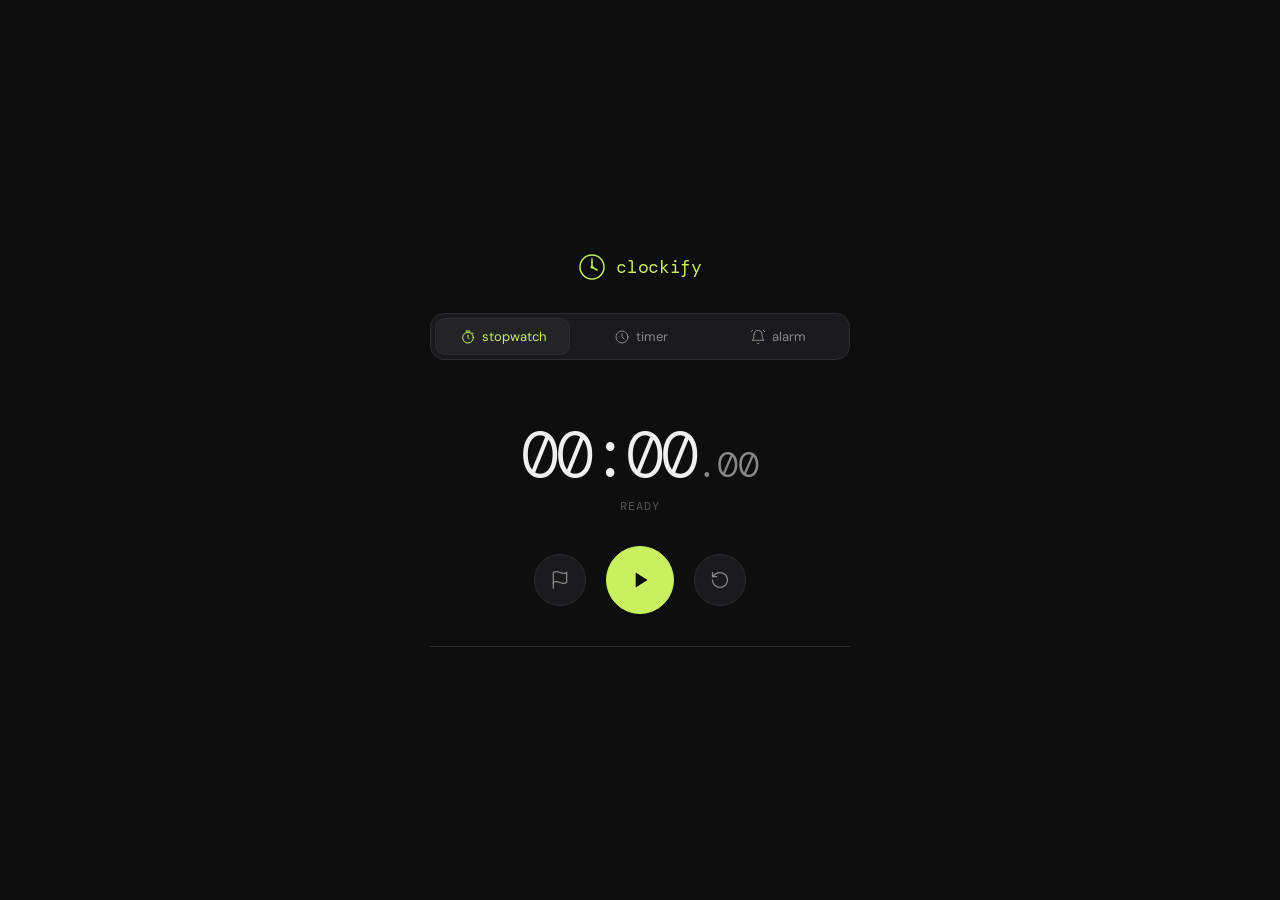
<file: index.html>
<!DOCTYPE html>
<html lang="en">
<head>
  <link rel="icon" type="image/png" href="favicon.png">
  <meta charset="UTF-8">
  <meta name="viewport" content="width=device-width, initial-scale=1.0">
  <title>Clockify</title>
  <link rel="stylesheet" href="style.css">
  <link rel="preconnect" href="https://fonts.googleapis.com">
  <link href="https://fonts.googleapis.com/css2?family=DM+Mono:wght@300;400;500&family=DM+Sans:wght@300;400;500&display=swap" rel="stylesheet">
</head>
<body>

  <div class="app">
    <header>
      <div class="logo">
        <svg width="28" height="28" viewBox="0 0 28 28" fill="none">
          <circle cx="14" cy="14" r="12" stroke="currentColor" stroke-width="1.5"/>
          <line x1="14" y1="6" x2="14" y2="14" stroke="currentColor" stroke-width="1.5" stroke-linecap="round"/>
          <line x1="14" y1="14" x2="19" y2="17" stroke="currentColor" stroke-width="1.5" stroke-linecap="round"/>
          <circle cx="14" cy="14" r="1.5" fill="currentColor"/>
        </svg>
        clockify
      </div>
    </header>

    <nav class="tabs">
      <button class="tab active" data-tab="stopwatch">
        <svg width="16" height="16" viewBox="0 0 24 24" fill="none" stroke="currentColor" stroke-width="1.5" stroke-linecap="round"><circle cx="12" cy="13" r="8"/><path d="M12 9v4l2 2"/><path d="M9 3h6"/><path d="M19.5 7l-1.5-1.5"/></svg>
        stopwatch
      </button>
      <button class="tab" data-tab="timer">
        <svg width="16" height="16" viewBox="0 0 24 24" fill="none" stroke="currentColor" stroke-width="1.5" stroke-linecap="round"><circle cx="12" cy="12" r="9"/><path d="M12 7v5l3 3"/></svg>
        timer
      </button>
      <button class="tab" data-tab="alarm">
        <svg width="16" height="16" viewBox="0 0 24 24" fill="none" stroke="currentColor" stroke-width="1.5" stroke-linecap="round"><path d="M6 8a6 6 0 0 1 12 0c0 7 3 9 3 9H3s3-2 3-9"/><path d="M10.3 21a1.94 1.94 0 0 0 3.4 0"/><path d="M4 2 2 4"/><path d="m20 2 2 2"/></svg>
        alarm
      </button>
    </nav>

    <!-- STOPWATCH -->
    <section class="section active" id="stopwatch">
      <div class="display">
        <div class="time-display" id="sw-display">00:00<span class="ms">.00</span></div>
        <div class="status" id="sw-status">ready</div>
      </div>
      <div class="controls">
        <button class="ctrl-btn" id="sw-lap" onclick="swLap()" title="lap">
          <svg width="20" height="20" viewBox="0 0 24 24" fill="none" stroke="currentColor" stroke-width="1.5" stroke-linecap="round"><path d="M4 15s1-1 4-1 5 2 8 2 4-1 4-1V3s-1 1-4 1-5-2-8-2-4 1-4 1z"/><line x1="4" y1="22" x2="4" y2="15"/></svg>
        </button>
        <button class="ctrl-btn main" id="sw-main" onclick="swStartStop()" title="start">
          <svg id="sw-main-icon" width="26" height="26" viewBox="0 0 24 24" fill="currentColor"><path d="M8 5v14l11-7z"/></svg>
        </button>
        <button class="ctrl-btn" id="sw-reset" onclick="swReset()" title="reset">
          <svg width="20" height="20" viewBox="0 0 24 24" fill="none" stroke="currentColor" stroke-width="1.5" stroke-linecap="round"><path d="M3 12a9 9 0 1 0 9-9 9.75 9.75 0 0 0-6.74 2.74L3 8"/><path d="M3 3v5h5"/></svg>
        </button>
      </div>
      <div class="laps" id="sw-laps"></div>
    </section>

    <!-- TIMER -->
    <section class="section" id="timer">
      <div class="time-inputs" id="tm-inputs">
        <div class="input-group">
          <input type="number" id="tm-h" min="0" max="23" value="00" placeholder="00">
          <label>h</label>
        </div>
        <span class="colon">:</span>
        <div class="input-group">
          <input type="number" id="tm-m" min="0" max="59" value="05" placeholder="00">
          <label>m</label>
        </div>
        <span class="colon">:</span>
        <div class="input-group">
          <input type="number" id="tm-s" min="0" max="59" value="00" placeholder="00">
          <label>s</label>
        </div>
      </div>
      <div class="display">
        <div class="time-display" id="tm-display">05:00</div>
        <div class="status" id="tm-status">ready</div>
      </div>
      <div class="controls">
        <button class="ctrl-btn main" id="tm-main" onclick="tmStartStop()" title="start">
          <svg id="tm-main-icon" width="26" height="26" viewBox="0 0 24 24" fill="currentColor"><path d="M8 5v14l11-7z"/></svg>
        </button>
        <button class="ctrl-btn" onclick="tmReset()" title="reset">
          <svg width="20" height="20" viewBox="0 0 24 24" fill="none" stroke="currentColor" stroke-width="1.5" stroke-linecap="round"><path d="M3 12a9 9 0 1 0 9-9 9.75 9.75 0 0 0-6.74 2.74L3 8"/><path d="M3 3v5h5"/></svg>
        </button>
      </div>
      <div class="ring-banner" id="tm-banner">
        <svg width="18" height="18" viewBox="0 0 24 24" fill="none" stroke="currentColor" stroke-width="1.5" stroke-linecap="round"><path d="M6 8a6 6 0 0 1 12 0c0 7 3 9 3 9H3s3-2 3-9"/><path d="M10.3 21a1.94 1.94 0 0 0 3.4 0"/></svg>
        timer done!
        <button class="stop-btn" onclick="tmStopRing()">
          <svg width="14" height="14" viewBox="0 0 24 24" fill="none" stroke="currentColor" stroke-width="2" stroke-linecap="round"><line x1="1" y1="1" x2="23" y2="23"/><path d="M9 9v3a3 3 0 0 0 5.12 2.12M15 9.34V4a3 3 0 0 0-5.94-.6"/><path d="M17 16.95A7 7 0 0 1 5 12v-2m14 0v2a7 7 0 0 1-.11 1.23"/><line x1="12" y1="19" x2="12" y2="23"/><line x1="8" y1="23" x2="16" y2="23"/></svg>
          stop
        </button>
      </div>
    </section>

    <!-- ALARM -->
    <section class="section" id="alarm">
      <div class="ring-banner" id="al-banner">
        <svg width="18" height="18" viewBox="0 0 24 24" fill="none" stroke="currentColor" stroke-width="1.5" stroke-linecap="round"><path d="M6 8a6 6 0 0 1 12 0c0 7 3 9 3 9H3s3-2 3-9"/><path d="M10.3 21a1.94 1.94 0 0 0 3.4 0"/></svg>
        <span id="al-banner-text">alarm!</span>
        <button class="stop-btn" onclick="alStopRing()">
          <svg width="14" height="14" viewBox="0 0 24 24" fill="none" stroke="currentColor" stroke-width="2" stroke-linecap="round"><line x1="1" y1="1" x2="23" y2="23"/><path d="M9 9v3a3 3 0 0 0 5.12 2.12M15 9.34V4a3 3 0 0 0-5.94-.6"/><path d="M17 16.95A7 7 0 0 1 5 12v-2m14 0v2a7 7 0 0 1-.11 1.23"/><line x1="12" y1="19" x2="12" y2="23"/><line x1="8" y1="23" x2="16" y2="23"/></svg>
          stop
        </button>
      </div>
      <div class="alarm-add">
        <input type="time" id="al-time" value="07:00">
        <input type="text" id="al-label" placeholder="label (optional)" maxlength="30">
        <button class="add-btn" onclick="alAdd()" title="add alarm">
          <svg width="18" height="18" viewBox="0 0 24 24" fill="none" stroke="currentColor" stroke-width="2" stroke-linecap="round"><line x1="12" y1="5" x2="12" y2="19"/><line x1="5" y1="12" x2="19" y2="12"/></svg>
        </button>
      </div>
      <div class="days-picker">
        <button class="day-btn" data-day="0">Su</button>
        <button class="day-btn" data-day="1">Mo</button>
        <button class="day-btn" data-day="2">Tu</button>
        <button class="day-btn" data-day="3">We</button>
        <button class="day-btn" data-day="4">Th</button>
        <button class="day-btn" data-day="5">Fr</button>
        <button class="day-btn" data-day="6">Sa</button>
      </div>
      <p class="days-hint">no days selected = rings every day</p>
      <p class="error-msg" id="al-error"></p>
      <div class="alarm-list" id="al-list"></div>
      <p class="notif-hint" id="notif-hint"></p>
    </section>
  </div>

  <script src="script.js"></script>
</body>
</html>
</file>
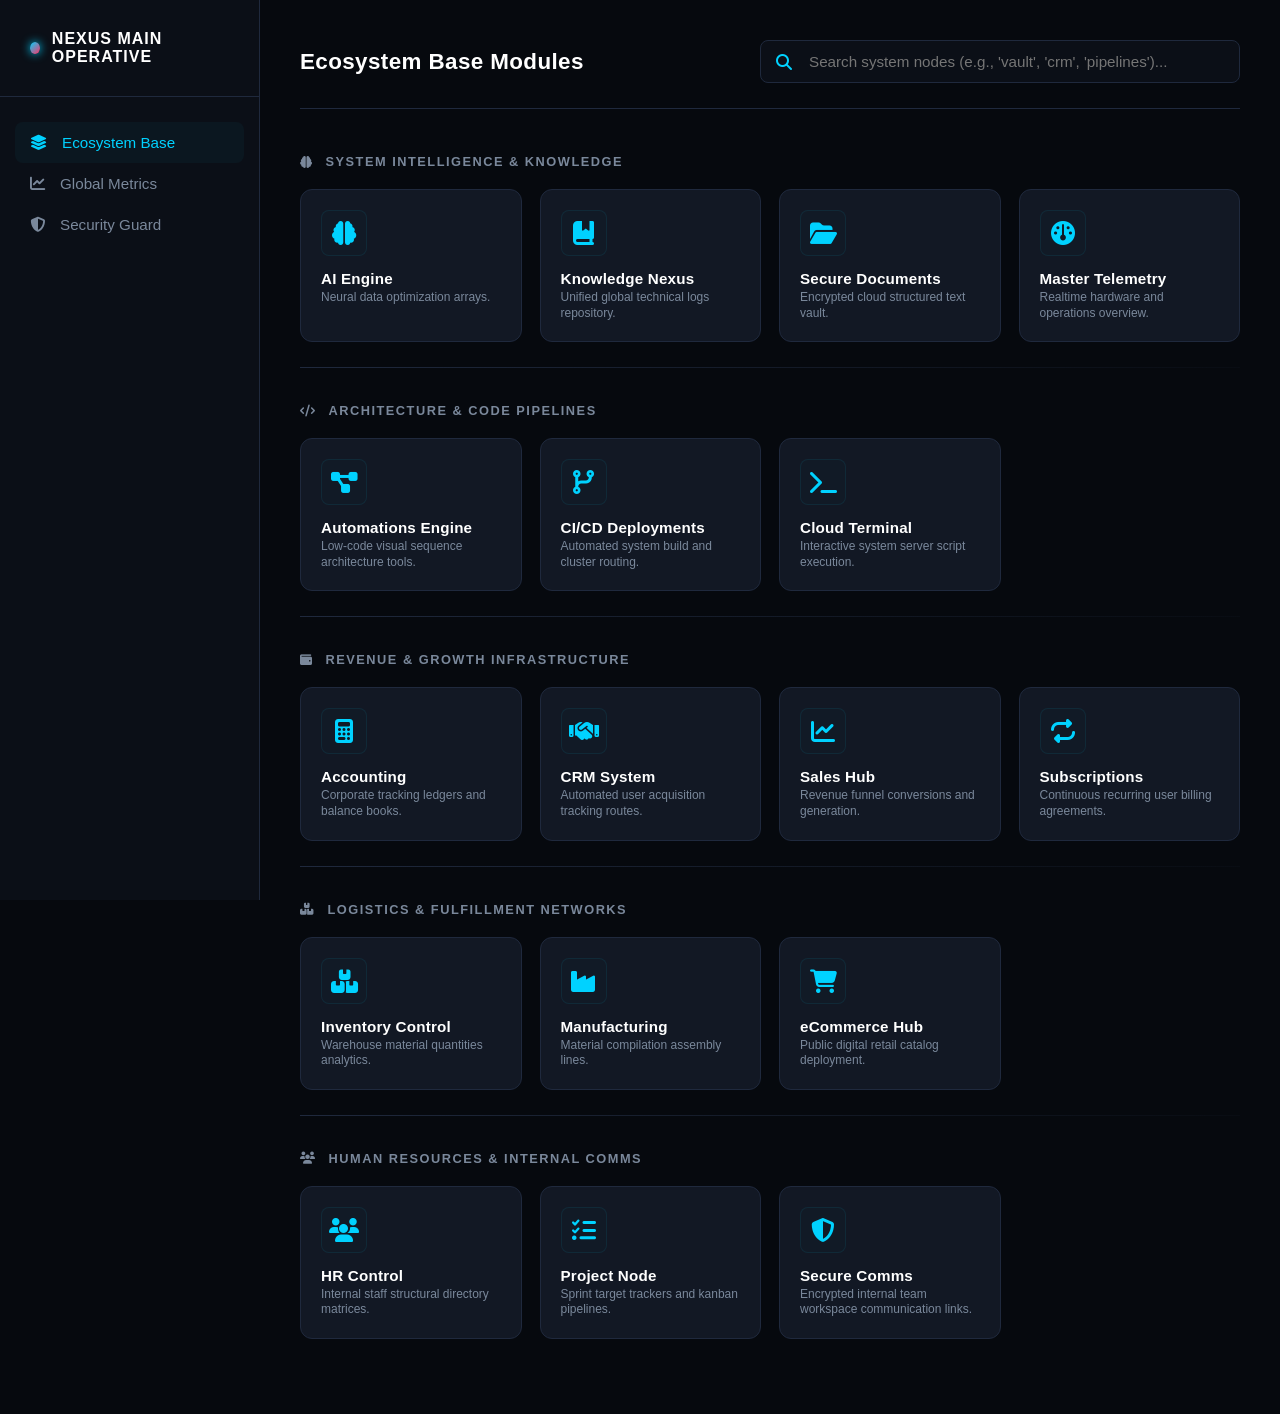
<file: zetatk/index.html>
<!DOCTYPE html>
<html lang="en">
<head>
    <meta charset="UTF-8">
    <meta name="viewport" content="width=device-width, initial-scale=1.0">
    <title>Nexus Enterprise Core v4.0</title>
    <link rel="stylesheet" href="https://cdnjs.cloudflare.com/ajax/libs/font-awesome/6.4.0/css/all.min.css">
    <style>
        :root {
            --bg-main: #06090e;         /* Pure Midnight Black */
            --bg-sidebar: #0b0f17;      /* Clean Matte Sidebar */
            --card-bg: #121824;         /* Premium Card Fill */
            --border-glow: #1f293d;     /* Dark Steel Frame */
            
            --neon-blue: #00d2ff;       /* Cyber System Blue */
            --neon-red: #ff3366;        /* Reactive Command Red */
            --text-pure: #ffffff;
            --text-muted: #7a889b;
            --sidebar-width: 260px;
        }

        * { box-sizing: border-box; margin: 0; padding: 0; }
        
        body {
            font-family: -apple-system, BlinkMacSystemFont, 'Segoe UI', Roboto, sans-serif;
            background-color: var(--bg-main);
            color: var(--text-pure);
            display: flex;
            min-height: 100vh;
        }

        /* --- STATIC NAVIGATION PANEL --- */
        aside {
            width: var(--sidebar-width);
            background-color: var(--bg-sidebar);
            border-right: 1px solid var(--border-glow);
            display: flex;
            flex-direction: column;
            position: fixed;
            height: 100vh;
            left: 0; top: 0; z-index: 10;
        }
        .brand {
            padding: 30px;
            display: flex;
            align-items: center;
            gap: 12px;
            font-weight: 700;
            letter-spacing: 1px;
            border-bottom: 1px solid var(--border-glow);
        }
        .brand-logo {
            width: 12px; height: 12px;
            background: linear-gradient(135deg, var(--neon-blue), var(--neon-red));
            border-radius: 50%;
            box-shadow: 0 0 10px var(--neon-blue);
        }
        .nav-links { list-style: none; padding: 25px 15px; }
        .nav-item a {
            display: flex; align-items: center; gap: 15px; color: var(--text-muted);
            text-decoration: none; padding: 12px 15px; border-radius: 8px; font-size: 0.95rem;
            transition: all 0.2s ease;
        }
        .nav-item.active a, .nav-item a:hover { color: var(--neon-blue); background: rgba(0, 210, 255, 0.04); }

        /* --- CONTROL ENVIRONMENT LAYER --- */
        main {
            margin-left: var(--sidebar-width);
            flex-grow: 1;
            padding: 40px;
            max-width: 1500px;
            width: calc(100% - var(--sidebar-width));
        }

        /* --- LIVE HEADER LOOKUP UTILITY --- */
        header {
            display: flex;
            justify-content: space-between;
            align-items: center;
            margin-bottom: 45px;
            padding-bottom: 25px;
            border-bottom: 1px solid var(--border-glow);
        }
        .search-container {
            position: relative;
            width: 480px;
        }
        .search-container i {
            position: absolute;
            left: 16px; top: 50%;
            transform: translateY(-50%);
            color: var(--neon-blue);
        }
        .main-search-input {
            width: 100%;
            background-color: var(--bg-sidebar);
            border: 1px solid var(--border-glow);
            border-radius: 8px;
            padding: 12px 16px 12px 48px;
            color: var(--text-pure);
            font-size: 0.95rem;
            outline: none;
            transition: all 0.25s ease;
        }
        .main-search-input:focus {
            border-color: var(--neon-red);
            box-shadow: 0 0 15px rgba(255, 51, 102, 0.12);
        }

        /* --- SECTION GRID SEGMENTS --- */
        .category-section {
            margin-bottom: 35px;
            transition: opacity 0.2s ease;
        }
        .category-header-line {
            font-size: 0.8rem;
            font-weight: 700;
            text-transform: uppercase;
            letter-spacing: 1.5px;
            color: var(--text-muted);
            margin-bottom: 20px;
            display: flex;
            align-items: center;
            gap: 12px;
        }
        
        hr {
            border: none;
            height: 1px;
            background: linear-gradient(90deg, var(--border-glow) 0%, rgba(31, 41, 61, 0.1) 100%);
            margin-top: 25px;
        }

        .grid-matrix {
            display: grid;
            grid-template-columns: repeat(auto-fill, minmax(220px, 1fr));
            gap: 18px;
        }

        /* --- HIGH TECH APPLICATION TILES --- */
        .app-card {
            background-color: var(--card-bg);
            border: 1px solid var(--border-glow);
            border-radius: 12px;
            padding: 20px;
            text-decoration: none; color: inherit;
            display: flex; flex-direction: column;
            position: relative; overflow: hidden;
            transition: all 0.25s cubic-bezier(0.4, 0, 0.2, 1);
        }
        .app-card::before {
            content: ''; position: absolute; left: 0; bottom: 0; width: 0; height: 2px;
            background: var(--neon-red); transition: width 0.25s ease;
        }
        .card-top { margin-bottom: 14px; }
        .icon-box {
            font-size: 1.5rem; color: var(--neon-blue);
            width: 46px; height: 46px; display: flex; align-items: center; justify-content: center;
            background: rgba(0, 210, 255, 0.01); border-radius: 8px; border: 1px solid rgba(0, 210, 255, 0.08);
            transition: all 0.25s ease;
        }
        .app-title { font-weight: 600; font-size: 0.95rem; margin-bottom: 3px; letter-spacing: 0.2px; }
        .app-desc { font-size: 0.75rem; color: var(--text-muted); line-height: 1.3; }

        /* Animations & Highlighting Matrix Effects */
        .app-card:hover {
            transform: translateY(-4px);
            border-color: rgba(255, 51, 102, 0.35);
            box-shadow: 0 8px 20px rgba(255, 51, 102, 0.06);
        }
        .app-card:hover::before { width: 100%; }
        .app-card:hover .icon-box { color: var(--neon-red); border-color: rgba(255, 51, 102, 0.25); background: rgba(255, 51, 102, 0.04); }

        /* Dynamic Missing Screen Alert box */
        .no-results {
            display: none; text-align: center; color: var(--text-muted); padding: 50px; font-size: 0.95rem;
        }
    </style>
</head>
<body>

    <aside>
        <div class="brand">
            <div class="brand-logo"></div>
            <span>NEXUS MAIN OPERATIVE</span>
        </div>
        <ul class="nav-links">
            <li class="nav-item active"><a href="#"><i class="fa-solid fa-layer-group"></i> Ecosystem Base</a></li>
            <li class="nav-item"><a href="#"><i class="fa-solid fa-chart-line"></i> Global Metrics</a></li>
            <li class="nav-item"><a href="#"><i class="fa-solid fa-shield-halved"></i> Security Guard</a></li>
        </ul>
    </aside>

    <main>
        <header>
            <div>
                <h1 style="font-size: 1.4rem; font-weight: 600; letter-spacing: 0.4px;">Ecosystem Base Modules</h1>
            </div>
            
            <div class="search-container">
                <i class="fa-solid fa-magnifying-glass"></i>
                <input type="text" class="main-search-input" id="nodeFinder" placeholder="Search system nodes (e.g., 'vault', 'crm', 'pipelines')..." autocomplete="off">
            </div>
        </header>

        <div class="no-results" id="emptyNotice">
            <i class="fa-solid fa-ban" style="color: var(--neon-red); font-size: 1.4rem; margin-bottom: 12px;"></i>
            <p>Target terminal node not discovered in active clusters.</p>
        </div>

        <div class="category-section">
            <div class="category-header-line"><i class="fa-solid fa-brain" style="font-size: 0.75rem;"></i> System Intelligence & Knowledge</div>
            <div class="grid-matrix">
                <div class="app-card" data-search="ai engine intelligence neural generative copilot auto text">
                    <div class="card-top"><div class="icon-box"><i class="fa-solid fa-brain"></i></div></div>
                    <div class="app-title">AI Engine</div>
                    <div class="app-desc">Neural data optimization arrays.</div>
                </div>
                <div class="app-card" data-search="knowledge central doc system wiki instructions manuals notes base">
                    <div class="card-top"><div class="icon-box"><i class="fa-solid fa-book-bookmark"></i></div></div>
                    <div class="app-title">Knowledge Nexus</div>
                    <div class="app-desc">Unified global technical logs repository.</div>
                </div>
                <div class="app-card" data-search="documents storage files data secure vault cloud assets pdf txt">
                    <div class="card-top"><div class="icon-box"><i class="fa-solid fa-folder-open"></i></div></div>
                    <div class="app-title">Secure Documents</div>
                    <div class="app-desc">Encrypted cloud structured text vault.</div>
                </div>
                <div class="app-card" data-search="telemetry metrics analytics dashboard charts global monitoring master stats">
                    <div class="card-top"><div class="icon-box"><i class="fa-solid fa-gauge"></i></div></div>
                    <div class="app-title">Master Telemetry</div>
                    <div class="app-desc">Realtime hardware and operations overview.</div>
                </div>
            </div>
            <hr>
        </div>

        <div class="category-section">
            <div class="category-header-line"><i class="fa-solid fa-code" style="font-size: 0.75rem;"></i> Architecture & Code Pipelines</div>
            <div class="grid-matrix">
                <div class="app-card" data-search="automations triggers workflows processes low code chains hooks cron">
                    <div class="card-top"><div class="icon-box"><i class="fa-solid fa-diagram-project"></i></div></div>
                    <div class="app-title">Automations Engine</div>
                    <div class="app-desc">Low-code visual sequence architecture tools.</div>
                </div>
                <div class="app-card" data-search="ci cd deployments builds actions code branches code repository pipeline pipelines git">
                    <div class="card-top"><div class="icon-box"><i class="fa-solid fa-code-branch"></i></div></div>
                    <div class="app-title">CI/CD Deployments</div>
                    <div class="app-desc">Automated system build and cluster routing.</div>
                </div>
                <div class="app-card" data-search="terminal command shell ssh execution api runner scripts scripts">
                    <div class="card-top"><div class="icon-box"><i class="fa-solid fa-terminal"></i></div></div>
                    <div class="app-title">Cloud Terminal</div>
                    <div class="app-desc">Interactive system server script execution.</div>
                </div>
            </div>
            <hr>
        </div>

        <div class="category-section">
            <div class="category-header-line"><i class="fa-solid fa-wallet" style="font-size: 0.75rem;"></i> Revenue & Growth Infrastructure</div>
            <div class="grid-matrix">
                <div class="app-card" data-search="accounting cash finance ledger invoices balances taxes tax ledger">
                    <div class="card-top"><div class="icon-box"><i class="fa-solid fa-calculator"></i></div></div>
                    <div class="app-title">Accounting</div>
                    <div class="app-desc">Corporate tracking ledgers and balance books.</div>
                </div>
                <div class="app-card" data-search="crm sales leads pipeline opportunities deals acquisition client management">
                    <div class="card-top"><div class="icon-box"><i class="fa-solid fa-handshake"></i></div></div>
                    <div class="app-title">CRM System</div>
                    <div class="app-desc">Automated user acquisition tracking routes.</div>
                </div>
                <div class="app-card" data-search="sales deals orders transactions storefront invoice store retail checks">
                    <div class="card-top"><div class="icon-box"><i class="fa-solid fa-chart-line"></i></div></div>
                    <div class="app-title">Sales Hub</div>
                    <div class="app-desc">Revenue funnel conversions and generation.</div>
                </div>
                <div class="app-card" data-search="subscriptions recurring billing contracts saas software license plans renewal">
                    <div class="card-top"><div class="icon-box"><i class="fa-solid fa-repeat"></i></div></div>
                    <div class="app-title">Subscriptions</div>
                    <div class="app-desc">Continuous recurring user billing agreements.</div>
                </div>
            </div>
            <hr>
        </div>

        <div class="category-section">
            <div class="category-header-line"><i class="fa-solid fa-boxes-stacked" style="font-size: 0.75rem;"></i> Logistics & Fulfillment Networks</div>
            <div class="grid-matrix">
                <div class="app-card" data-search="inventory warehouse stock fulfillment logistics distribution supply items tracking">
                    <div class="card-top"><div class="icon-box"><i class="fa-solid fa-boxes-stacked"></i></div></div>
                    <div class="app-title">Inventory Control</div>
                    <div class="app-desc">Warehouse material quantities analytics.</div>
                </div>
                <div class="app-card" data-search="manufacturing production assembly lines factory plants blueprints build matrix mfg">
                    <div class="card-top"><div class="icon-box"><i class="fa-solid fa-industry"></i></div></div>
                    <div class="app-title">Manufacturing</div>
                    <div class="app-desc">Material compilation assembly lines.</div>
                </div>
                <div class="app-card" data-search="ecommerce catalog web shop store digital items cart pricing items online">
                    <div class="card-top"><div class="icon-box"><i class="fa-solid fa-cart-shopping"></i></div></div>
                    <div class="app-title">eCommerce Hub</div>
                    <div class="app-desc">Public digital retail catalog deployment.</div>
                </div>
            </div>
            <hr>
        </div>

        <div class="category-section">
            <div class="category-header-line"><i class="fa-solid fa-users" style="font-size: 0.75rem;"></i> Human Resources & Internal Comms</div>
            <div class="grid-matrix">
                <div class="app-card" data-search="hr employees team directory payroll organization talent staff hiring">
                    <div class="card-top"><div class="icon-box"><i class="fa-solid fa-users"></i></div></div>
                    <div class="app-title">HR Control</div>
                    <div class="app-desc">Internal staff structural directory matrices.</div>
                </div>
                <div class="app-card" data-search="project tasks boards sprints kanban backlog assignments agile milestones">
                    <div class="card-top"><div class="icon-box"><i class="fa-solid fa-list-check"></i></div></div>
                    <div class="app-title">Project Node</div>
                    <div class="app-desc">Sprint target trackers and kanban pipelines.</div>
                </div>
                <div class="app-card" data-search="secure comms encrypted channels chat bridge messages log communication gateway team">
                    <div class="card-top"><div class="icon-box"><i class="fa-solid fa-shield-halved"></i></div></div>
                    <div class="app-title">Secure Comms</div>
                    <div class="app-desc">Encrypted internal team workspace communication links.</div>
                </div>
            </div>
        </div>

    </main>

    <script>
        const searchInput = document.getElementById('nodeFinder');
        const cards = document.querySelectorAll('.app-card');
        const sections = document.querySelectorAll('.category-section');
        const emptyNotice = document.getElementById('emptyNotice');

        searchInput.addEventListener('input', (e) => {
            const value = e.target.value.toLowerCase().trim();
            let totalFound = 0;

            sections.forEach(section => {
                let matchesInSection = 0;
                const sectionCards = section.querySelectorAll('.app-card');

                sectionCards.forEach(card => {
                    const searchKeywords = card.getAttribute('data-search');
                    const cardTitle = card.querySelector('.app-title').innerText.toLowerCase();

                    // Instantly matches input string index with meta-tags keywords
                    if (cardTitle.includes(value) || searchKeywords.includes(value)) {
                        card.style.display = 'flex';
                        matchesInSection++;
                        totalFound++;
                    } else {
                        card.style.display = 'none';
                    }
                });

                // Cleanly toggle entire row + lines layout visibility states
                if (matchesInSection > 0) {
                    section.style.display = 'block';
                } else {
                    section.style.display = 'none';
                }
            });

            // Trigger fallback graphic layout if searches match absolutely zero tags
            if (totalFound === 0) {
                emptyNotice.style.display = 'block';
            } else {
                emptyNotice.style.display = 'none';
            }
        });
    </script>
</body>
</html>
</file>
<file: style.css>
*, *::before, *::after { box-sizing: border-box; margin: 0; padding: 0; }

:root {
  --bg: #0e0e0f;
  --surface: #1a1a1c;
  --surface2: #242426;
  --border: #2e2e32;
  --text: #f0f0f0;
  --text-muted: #888;
  --text-hint: #555;
  --accent: #c8f060;
  --accent-dim: #a8d040;
  --danger: #ff5f5f;
  --radius: 14px;
  --radius-sm: 8px;
}

body {
  background: var(--bg);
  color: var(--text);
  font-family: 'DM Sans', sans-serif;
  min-height: 100vh;
  display: flex;
  align-items: center;
  justify-content: center;
  padding: 1rem;
}

.app {
  width: 100%;
  max-width: 420px;
}

header {
  display: flex;
  align-items: center;
  justify-content: center;
  margin-bottom: 2rem;
}

.logo {
  display: flex;
  align-items: center;
  gap: 10px;
  font-family: 'DM Mono', monospace;
  font-size: 18px;
  font-weight: 400;
  color: var(--accent);
  letter-spacing: -0.02em;
}

.tabs {
  display: flex;
  background: var(--surface);
  border-radius: var(--radius);
  padding: 4px;
  gap: 4px;
  margin-bottom: 1.5rem;
  border: 1px solid var(--border);
}

.tab {
  flex: 1;
  padding: 9px 8px;
  border: none;
  background: transparent;
  color: var(--text-muted);
  font-family: 'DM Sans', sans-serif;
  font-size: 13px;
  font-weight: 400;
  cursor: pointer;
  border-radius: 10px;
  display: flex;
  align-items: center;
  justify-content: center;
  gap: 6px;
  transition: all 0.2s;
}

.tab:hover { color: var(--text); }

.tab.active {
  background: var(--surface2);
  color: var(--accent);
  border: 1px solid var(--border);
}

.section { display: none; }
.section.active { display: block; }

.display {
  text-align: center;
  padding: 2.5rem 0 2rem;
}

.time-display {
  font-family: 'DM Mono', monospace;
  font-size: 64px;
  font-weight: 300;
  color: var(--text);
  letter-spacing: -3px;
  line-height: 1;
  transition: color 0.3s;
}

.time-display.danger { color: var(--danger); }

.time-display .ms {
  font-size: 36px;
  color: var(--text-muted);
  letter-spacing: -1px;
}

.status {
  font-size: 12px;
  color: var(--text-hint);
  margin-top: 10px;
  letter-spacing: 0.1em;
  text-transform: uppercase;
  font-family: 'DM Mono', monospace;
}

.controls {
  display: flex;
  justify-content: center;
  align-items: center;
  gap: 20px;
  margin-bottom: 2rem;
}

.ctrl-btn {
  width: 52px;
  height: 52px;
  border-radius: 50%;
  border: 1px solid var(--border);
  background: var(--surface);
  color: var(--text-muted);
  cursor: pointer;
  display: flex;
  align-items: center;
  justify-content: center;
  transition: all 0.15s;
}

.ctrl-btn:hover { border-color: var(--text-hint); color: var(--text); }
.ctrl-btn:active { transform: scale(0.93); }

.ctrl-btn.main {
  width: 68px;
  height: 68px;
  background: var(--accent);
  border-color: var(--accent);
  color: #0e0e0f;
}

.ctrl-btn.main:hover { background: var(--accent-dim); border-color: var(--accent-dim); }

.laps {
  max-height: 200px;
  overflow-y: auto;
  border-top: 1px solid var(--border);
}

.laps::-webkit-scrollbar { width: 3px; }
.laps::-webkit-scrollbar-track { background: transparent; }
.laps::-webkit-scrollbar-thumb { background: var(--border); border-radius: 2px; }

.lap-row {
  display: flex;
  justify-content: space-between;
  align-items: center;
  padding: 10px 4px;
  border-bottom: 1px solid var(--border);
  font-size: 13px;
}

.lap-row .lap-num { color: var(--text-hint); font-family: 'DM Mono', monospace; }
.lap-row .lap-time { color: var(--text); font-family: 'DM Mono', monospace; }
.lap-row.fastest .lap-time { color: var(--accent); }
.lap-row.slowest .lap-time { color: var(--danger); }

.time-inputs {
  display: flex;
  justify-content: center;
  align-items: center;
  gap: 6px;
  padding: 1.5rem 0 0;
}

.input-group {
  display: flex;
  flex-direction: column;
  align-items: center;
  gap: 4px;
}

.input-group input {
  width: 72px;
  text-align: center;
  font-size: 28px;
  font-family: 'DM Mono', monospace;
  font-weight: 300;
  padding: 10px 4px;
  border: 1px solid var(--border);
  border-radius: var(--radius-sm);
  background: var(--surface);
  color: var(--text);
  outline: none;
  transition: border-color 0.2s;
}

.input-group input:focus { border-color: var(--accent); }
.input-group input::-webkit-inner-spin-button { display: none; }

.input-group label {
  font-size: 11px;
  color: var(--text-hint);
  letter-spacing: 0.1em;
  font-family: 'DM Mono', monospace;
}

.colon {
  font-size: 28px;
  color: var(--text-hint);
  font-family: 'DM Mono', monospace;
  margin-top: -14px;
}

.ring-banner {
  display: none;
  align-items: center;
  gap: 10px;
  background: rgba(255, 95, 95, 0.1);
  border: 1px solid rgba(255, 95, 95, 0.3);
  border-radius: var(--radius-sm);
  padding: 10px 14px;
  font-size: 13px;
  color: var(--danger);
  margin-bottom: 1.5rem;
}

.ring-banner.show { display: flex; animation: pulse 1s infinite; }

@keyframes pulse {
  0%, 100% { opacity: 1; }
  50% { opacity: 0.7; }
}

.stop-btn {
  margin-left: auto;
  display: flex;
  align-items: center;
  gap: 6px;
  padding: 5px 12px;
  border: 1px solid rgba(255, 95, 95, 0.4);
  border-radius: 6px;
  background: transparent;
  color: var(--danger);
  font-size: 12px;
  font-family: 'DM Sans', sans-serif;
  cursor: pointer;
  transition: background 0.15s;
}

.stop-btn:hover { background: rgba(255, 95, 95, 0.15); }

.alarm-add {
  display: flex;
  gap: 8px;
  align-items: center;
  margin-bottom: 1rem;
}

.alarm-add input[type="time"] {
  flex: 0 0 auto;
  font-size: 15px;
  font-family: 'DM Mono', monospace;
  padding: 10px 12px;
  border: 1px solid var(--border);
  border-radius: var(--radius-sm);
  background: var(--surface);
  color: var(--text);
  outline: none;
}

.alarm-add input[type="time"]:focus { border-color: var(--accent); }

.alarm-add input[type="text"] {
  flex: 1;
  font-size: 14px;
  font-family: 'DM Sans', sans-serif;
  padding: 10px 12px;
  border: 1px solid var(--border);
  border-radius: var(--radius-sm);
  background: var(--surface);
  color: var(--text);
  outline: none;
}

.alarm-add input[type="text"]:focus { border-color: var(--accent); }
.alarm-add input::placeholder { color: var(--text-hint); }

.add-btn {
  width: 42px;
  height: 42px;
  border-radius: 50%;
  border: 1px solid var(--border);
  background: var(--accent);
  color: #0e0e0f;
  cursor: pointer;
  display: flex;
  align-items: center;
  justify-content: center;
  flex-shrink: 0;
  transition: all 0.15s;
}

.add-btn:hover { background: var(--accent-dim); }
.add-btn:active { transform: scale(0.93); }

.alarm-list { display: flex; flex-direction: column; gap: 8px; }

.alarm-item {
  display: flex;
  align-items: center;
  justify-content: space-between;
  padding: 12px 16px;
  background: var(--surface);
  border: 1px solid var(--border);
  border-radius: var(--radius-sm);
  transition: border-color 0.2s;
}

.alarm-item.on { border-color: var(--border); }
.alarm-item.off { opacity: 0.5; }

.alarm-info .alarm-time {
  font-family: 'DM Mono', monospace;
  font-size: 22px;
  font-weight: 300;
  color: var(--text);
}

.alarm-info .alarm-label {
  font-size: 12px;
  color: var(--text-muted);
  margin-top: 2px;
}

.alarm-actions {
  display: flex;
  align-items: center;
  gap: 10px;
}

.toggle-btn {
  width: 40px;
  height: 22px;
  border-radius: 11px;
  border: none;
  cursor: pointer;
  position: relative;
  transition: background 0.25s;
  flex-shrink: 0;
}

.toggle-btn.on { background: var(--accent); }
.toggle-btn.off { background: var(--border); }

.toggle-btn::after {
  content: '';
  position: absolute;
  top: 3px;
  width: 16px;
  height: 16px;
  border-radius: 50%;
  background: #0e0e0f;
  transition: left 0.25s;
}

.toggle-btn.on::after { left: 21px; }
.toggle-btn.off::after { left: 3px; }

.del-btn {
  width: 30px;
  height: 30px;
  border-radius: 50%;
  border: 1px solid var(--border);
  background: transparent;
  color: var(--text-hint);
  cursor: pointer;
  display: flex;
  align-items: center;
  justify-content: center;
  transition: all 0.15s;
}

.del-btn:hover { border-color: var(--danger); color: var(--danger); }

.notif-hint {
  font-size: 12px;
  color: var(--text-hint);
  text-align: center;
  margin-top: 1rem;
}

.empty-state {
  text-align: center;
  padding: 2rem;
  font-size: 13px;
  color: var(--text-hint);
  font-family: 'DM Mono', monospace;
}

.days-picker {
  display: flex;
  gap: 6px;
  margin-bottom: 6px;
}

.day-btn {
  flex: 1;
  padding: 7px 0;
  border-radius: var(--radius-sm);
  border: 1px solid var(--border);
  background: var(--surface);
  color: var(--text-muted);
  font-size: 12px;
  font-family: 'DM Mono', monospace;
  cursor: pointer;
  transition: all 0.15s;
}

.day-btn.active {
  background: var(--accent);
  border-color: var(--accent);
  color: #0e0e0f;
  font-weight: 500;
}

.days-hint {
  font-size: 11px;
  color: var(--text-hint);
  margin-bottom: 1rem;
  font-family: 'DM Mono', monospace;
}

.alarm-item .alarm-days {
  font-size: 11px;
  color: var(--accent);
  margin-top: 3px;
  font-family: 'DM Mono', monospace;
}

.input-error { border-color: var(--danger) !important; }

.error-msg {
  font-size: 11px;
  color: var(--danger);
  text-align: center;
  margin-bottom: 8px;
  font-family: 'DM Mono', monospace;
  min-height: 16px;
}
</file>
